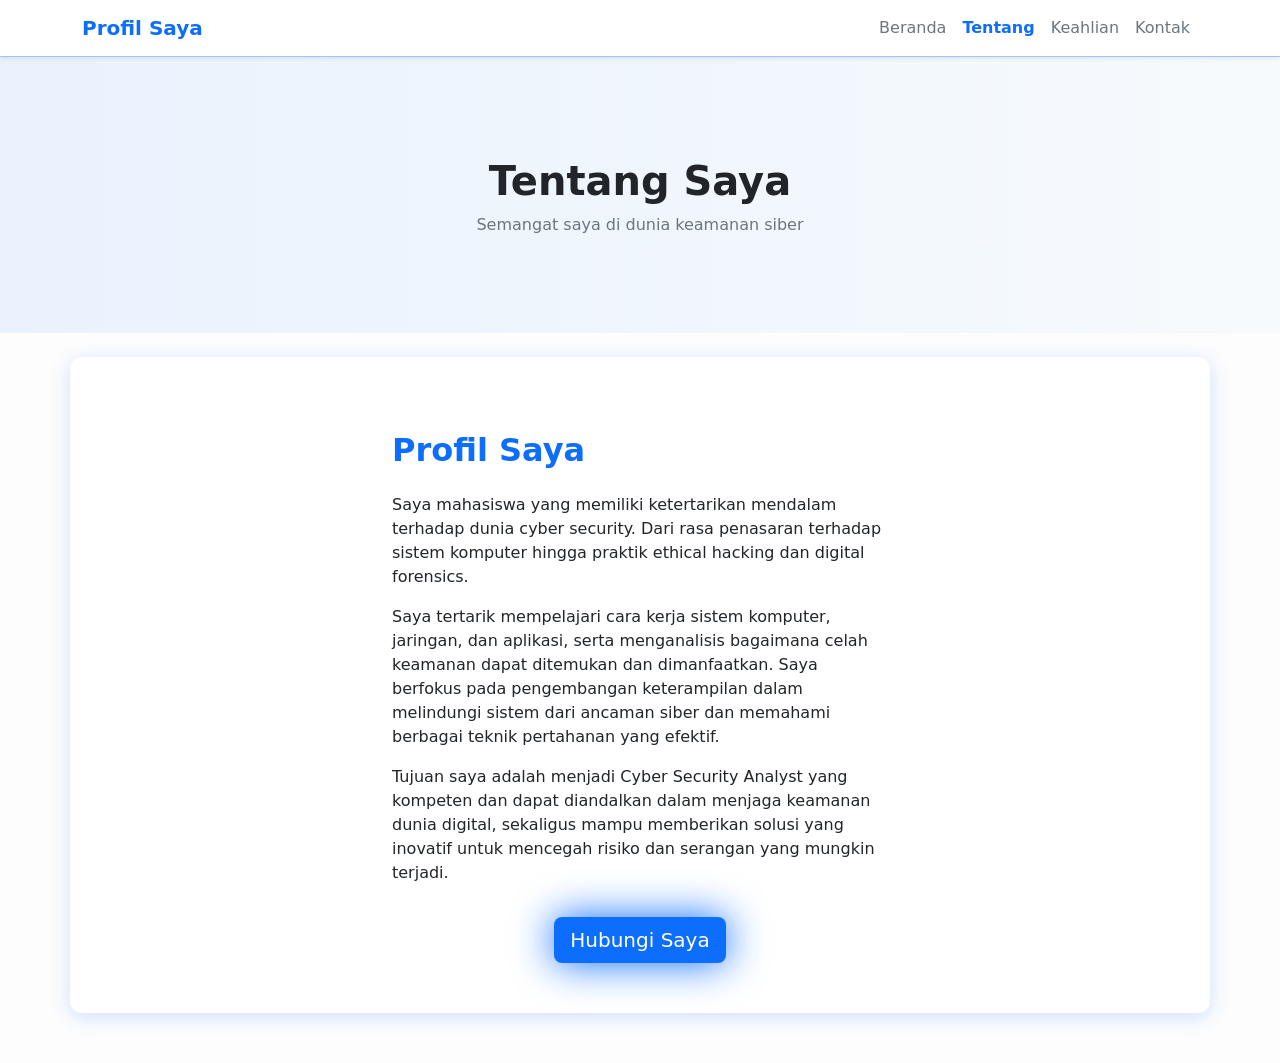
<file: about.html>
<!doctype html>
<html lang="id">
<head>
  <meta charset="utf-8">
  <meta name="viewport" content="width=device-width, initial-scale=1">
  <title>Tentang Saya</title>
  <link href="https://cdn.jsdelivr.net/npm/bootstrap@5.3.2/dist/css/bootstrap.min.css" rel="stylesheet">
  <link rel="stylesheet" href="https://cdnjs.cloudflare.com/ajax/libs/font-awesome/6.4.2/css/all.min.css">
  <link rel="stylesheet" href="style.css">
</head>
<body>

<nav class="navbar navbar-expand-lg navbar-light bg-white shadow-sm sticky-top border-bottom border-primary-subtle">
  <div class="container">
    <a class="navbar-brand fw-bold text-primary" href="index.html">Profil Saya</a>
    <button class="navbar-toggler" type="button" data-bs-toggle="collapse" data-bs-target="#navCollapse">
      <span class="navbar-toggler-icon"></span>
    </button>
    <div class="collapse navbar-collapse" id="navCollapse">
      <ul class="navbar-nav ms-auto">
        <li class="nav-item"><a class="nav-link" href="index.html">Beranda</a></li>
        <li class="nav-item"><a class="nav-link active text-primary" href="about.html">Tentang</a></li>
        <li class="nav-item"><a class="nav-link" href="skills.html">Keahlian</a></li>
        <li class="nav-item"><a class="nav-link" href="contact.html">Kontak</a></li>
      </ul>
    </div>
  </div>
</nav>

<header class="hero-section">
  <div class="container">
    <h1>Tentang Saya</h1>
    <p>Semangat saya di dunia keamanan siber</p>
  </div>
</header>

<section class="container my-5">
  <div class="content-box row g-4 align-items-center justify-content-center">
    <div class="col-md-6">
      <h2 class="fw-bold text-primary mb-4">Profil Saya</h2>
      <p>Saya mahasiswa yang memiliki ketertarikan mendalam terhadap dunia cyber security. Dari rasa penasaran terhadap sistem komputer hingga praktik ethical hacking dan digital forensics.</p>
      <p>Saya tertarik mempelajari cara kerja sistem komputer, jaringan, dan aplikasi, serta menganalisis bagaimana celah keamanan dapat ditemukan dan dimanfaatkan. Saya berfokus pada pengembangan keterampilan dalam melindungi sistem dari ancaman siber dan memahami berbagai teknik pertahanan yang efektif.</p>
      <p>Tujuan saya adalah menjadi Cyber Security Analyst yang kompeten dan dapat diandalkan dalam menjaga keamanan dunia digital, sekaligus mampu memberikan solusi yang inovatif untuk mencegah risiko dan serangan yang mungkin terjadi.</p>
      <div class="text-center"><a href="contact.html" class="btn btn-primary btn-lg mt-3 justify-content-center blue-shadow">Hubungi Saya</a></div>
    </div>
  </div>



<script src="https://cdn.jsdelivr.net/npm/bootstrap@5.3.2/dist/js/bootstrap.bundle.min.js"></script>
</body>
</html>
</file>
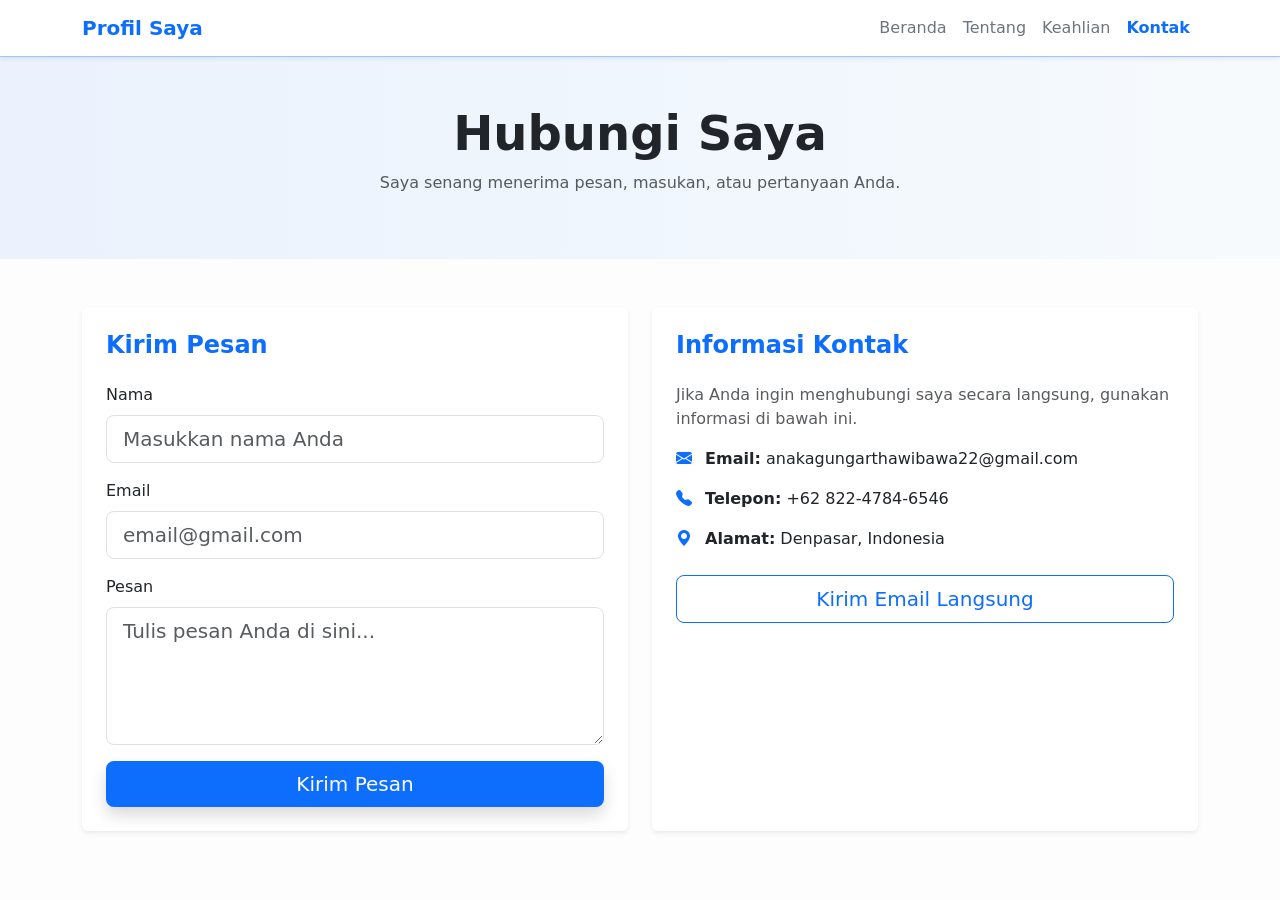
<file: contact.html>
<!doctype html>
<html lang="id">
<head>
  <meta charset="utf-8">
  <meta name="viewport" content="width=device-width, initial-scale=1">
  <title>Kontak</title>
  <link href="https://cdn.jsdelivr.net/npm/bootstrap@5.3.2/dist/css/bootstrap.min.css" rel="stylesheet">
  <link rel="stylesheet" href="style.css">
</head>
<body>

<nav class="navbar navbar-expand-lg navbar-light bg-white shadow-sm sticky-top border-bottom border-primary-subtle">
  <div class="container">
    <a class="navbar-brand fw-bold text-primary" href="index.html">Profil Saya</a>
    <button class="navbar-toggler" type="button" data-bs-toggle="collapse" data-bs-target="#navCollapse">
      <span class="navbar-toggler-icon"></span>
    </button>
    
    <div class="collapse navbar-collapse" id="navCollapse">
      <ul class="navbar-nav ms-auto">
        <li class="nav-item"><a class="nav-link" href="index.html">Beranda</a></li>
        <li class="nav-item"><a class="nav-link" href="about.html">Tentang</a></li>
        <li class="nav-item"><a class="nav-link" href="skills.html">Keahlian</a></li>
        <li class="nav-item"><a class="nav-link active text-primary" href="contact.html">Kontak</a></li>
      </ul>
    </div>
  </div>
</nav>

<header class="hero text-center py-5 mb-5">
  <div class="container">
    <h1 class="fw-bold text-dark display-5">Hubungi Saya</h1>
    <p class="text-muted">Saya senang menerima pesan, masukan, atau pertanyaan Anda.</p>
  </div>
</header>

<section class="container">
  <div class="row g-4">
    <div class="col-lg-6">
      <div class="p-4 rounded shadow-sm bg-white card-hover">
        <h4 class="mb-4 text-primary fw-bold">Kirim Pesan</h4>
        <form>
          <div class="mb-3">
            <label for="name" class="form-label">Nama</label>
            <input type="text" class="form-control form-control-lg" id="name" placeholder="Masukkan nama Anda">
          </div>
          <div class="mb-3">
            <label for="email" class="form-label">Email</label>
            <input type="email" class="form-control form-control-lg" id="email" placeholder="email@gmail.com">
          </div>
          <div class="mb-3">
            <label for="message" class="form-label">Pesan</label>
            <textarea class="form-control form-control-lg" id="message" rows="4" placeholder="Tulis pesan Anda di sini..."></textarea>
          </div>
          <button type="submit" class="btn btn-primary btn-lg w-100 shadow">Kirim Pesan</button>
        </form>
      </div>
    </div>

    <div class="col-lg-6">
      <div class="p-4 rounded shadow-sm bg-white card-hover h-100">
        <h4 class="mb-4 text-primary fw-bold">Informasi Kontak</h4>
        <p class="text-muted mb-3">Jika Anda ingin menghubungi saya secara langsung, gunakan informasi di bawah ini.</p>

        <ul class="list-unstyled">
          <li class="mb-3">
            <i class="bi bi-envelope-fill text-primary me-2"></i>
            <strong>Email:</strong> anakagungarthawibawa22@gmail.com
          </li>
          <li class="mb-3">
            <i class="bi bi-telephone-fill text-primary me-2"></i>
            <strong>Telepon:</strong> +62 822-4784-6546
          </li>
          <li class="mb-3">
            <i class="bi bi-geo-alt-fill text-primary me-2"></i>
            <strong>Alamat:</strong> Denpasar, Indonesia
          </li>
        </ul>

        <div class="mt-4">
          <a href="#" class="btn btn-outline-primary btn-lg w-100">Kirim Email Langsung</a>
        </div>
      </div>
    </div>
  </div>
</section>


<script src="https://cdn.jsdelivr.net/npm/bootstrap@5.3.2/dist/js/bootstrap.bundle.min.js"></script>

<link rel="stylesheet" href="https://cdn.jsdelivr.net/npm/bootstrap-icons@1.11.1/font/bootstrap-icons.css">
</body>
</html>
</file>
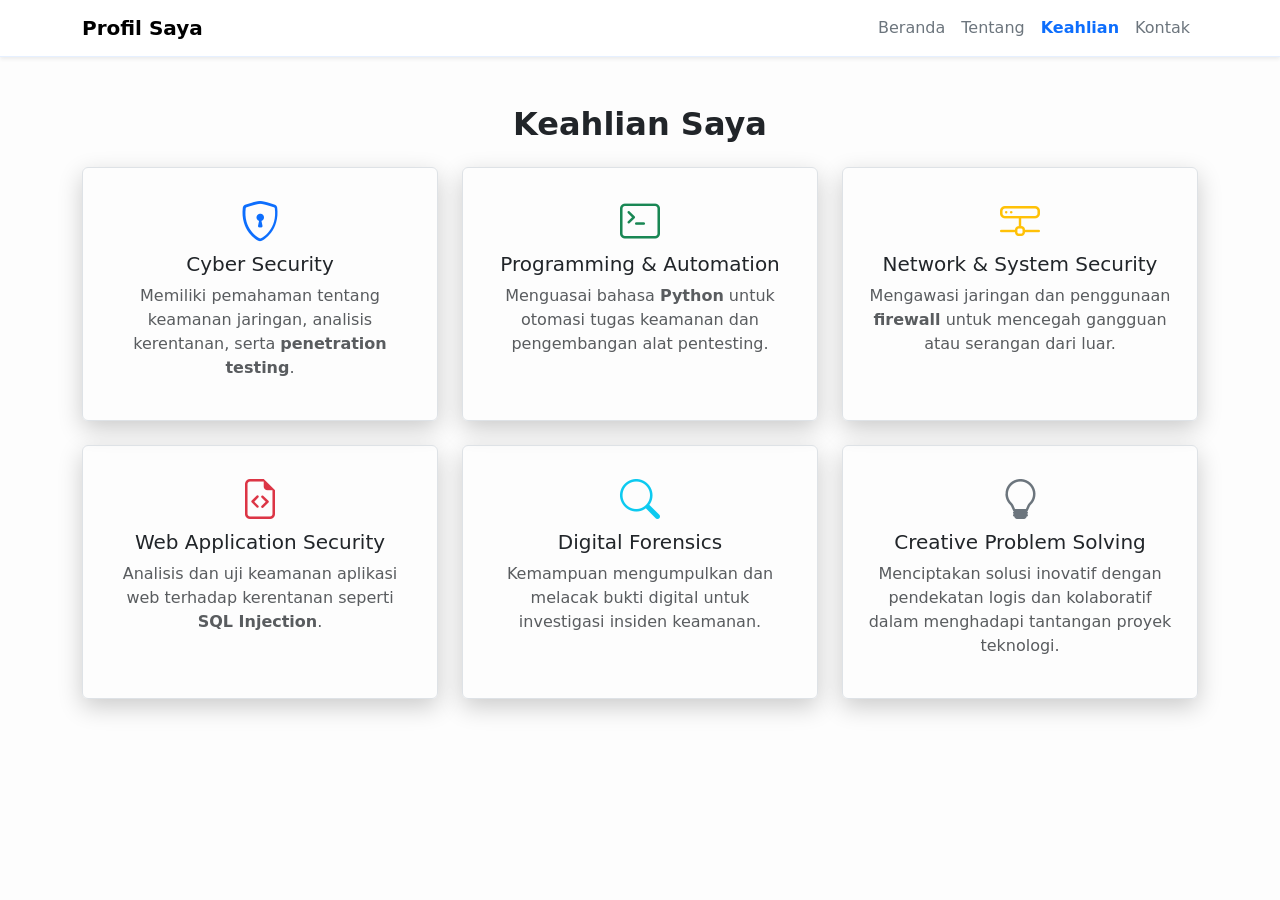
<file: skills.html>
<!doctype html>
<html lang="id">
<head>
  <meta charset="utf-8">
  <meta name="viewport" content="width=device-width, initial-scale=1">
  <title>Keahlian Saya</title>
  <link href="https://cdn.jsdelivr.net/npm/bootstrap@5.3.2/dist/css/bootstrap.min.css" rel="stylesheet">
  <link rel="stylesheet" href="https://cdn.jsdelivr.net/npm/bootstrap-icons@1.11.1/font/bootstrap-icons.css">
  <link rel="stylesheet" href="style.css">
</head>
<body>

<nav class="navbar navbar-expand-lg navbar-light bg-white shadow-sm sticky-top">
  <div class="container">
    <a class="navbar-brand fw-bold" href="index.html">Profil Saya</a>
    <button class="navbar-toggler" type="button" data-bs-toggle="collapse" data-bs-target="#navCollapse">
      <span class="navbar-toggler-icon"></span>
    </button>
    <div class="collapse navbar-collapse" id="navCollapse">
      <ul class="navbar-nav ms-auto">
        <li class="nav-item"><a class="nav-link" href="index.html">Beranda</a></li>
        <li class="nav-item"><a class="nav-link" href="about.html">Tentang</a></li>
        <li class="nav-item"><a class="nav-link active" href="skills.html">Keahlian</a></li>
        <li class="nav-item"><a class="nav-link" href="contact.html">Kontak</a></li>
      </ul>
    </div>
  </div>
</nav>

<section class="py-5 container">
  <h2 class="mb-4 text-center fw-bold">Keahlian Saya</h2>
  <div class="row g-4">
    
    <div class="col-md-4">
      <div class="p-4 border rounded text-center h-100 shadow-lg hover-shadow transition">
         <i class="bi bi-shield-lock fs-1 text-primary mb-3"></i>
        <h5>Cyber Security</h5>
        <p class="text-muted">Memiliki pemahaman tentang keamanan jaringan, analisis kerentanan, serta <strong>penetration testing</strong>.</p>
      </div>
    </div>

    <div class="col-md-4">
      <div class="p-4 border rounded text-center h-100 shadow-lg hover-shadow transition">
        <i class="bi bi-terminal fs-1 text-success mb-3"></i>
        <h5>Programming & Automation</h5>
        <p class="text-muted">Menguasai bahasa <strong>Python</strong> untuk otomasi tugas keamanan dan pengembangan alat pentesting.</p>
      </div>
    </div>

    <div class="col-md-4">
      <div class="p-4 border rounded text-center h-100 shadow-lg hover-shadow transition">
        <i class="bi bi-hdd-network fs-1 text-warning mb-3"></i>
        <h5>Network & System Security</h5>
        <p class="text-muted">Mengawasi jaringan dan penggunaan <strong>firewall</strong> untuk mencegah gangguan atau serangan dari luar.</p>
      </div>
    </div>

    <div class="col-md-4">
      <div class="p-4 border rounded text-center h-100 shadow-lg hover-shadow transition">
        <i class="bi bi-file-earmark-code fs-1 text-danger mb-3"></i>
        <h5>Web Application Security</h5>
        <p class="text-muted">Analisis dan uji keamanan aplikasi web terhadap kerentanan seperti <strong>SQL Injection</strong>.</p>
      </div>
    </div>

    <div class="col-md-4">
      <div class="p-4 border rounded text-center h-100 shadow-lg hover-shadow transition">
        <i class="bi bi-search fs-1 text-info mb-3"></i>
        <h5>Digital Forensics</h5>
        <p class="text-muted">Kemampuan mengumpulkan dan melacak bukti digital untuk investigasi insiden keamanan.</p>
      </div>
    </div>

<div class="col-md-4">
  <div class="p-4 border rounded text-center h-100 shadow-lg blue-hover-shadow transition">
    <i class="bi bi-lightbulb fs-1 text-secondary mb-3"></i>
    <h5>Creative Problem Solving</h5>
    <p class="text-muted">Menciptakan solusi inovatif dengan pendekatan logis dan kolaboratif dalam menghadapi tantangan proyek teknologi.</p>
  </div>
</div>

</section>



<script src="https://cdn.jsdelivr.net/npm/bootstrap@5.3.2/dist/js/bootstrap.bundle.min.js"></script>


</body>
</html>
</file>
<file: style.css>
:root {
  --accent: #0d6efd;
  --muted: #6c757d;
}


body {
  background-color: #fdfdfd;
  font-family: system-ui, -apple-system, 'Segoe UI', Roboto, 'Helvetica Neue', Arial;
  color: #212529;
}


.navbar {
  background: #fff !important;
  border-bottom: 1px solid rgba(13, 110, 253, 0.1);
}

.navbar .nav-link {
  color: var(--muted) !important;
  transition: color 0.2s ease;
}

.navbar .nav-link:hover {
  color: var(--accent) !important;
  color: #d0d0d0 !important;
}

.navbar .nav-link.active {
  color: var(--accent) !important;
  font-weight: 600;
}

.content-box {
  background: white;
  border-radius: 12px;
  padding: 50px;
  box-shadow: 0 8px 25px rgba(0,0,0,0.05);
  margin-bottom: 50px;
  }


.hero, .hero-section {
  background: linear-gradient(90deg, rgba(13, 110, 253, 0.08), rgba(120, 200, 255, 0.05));
  text-align: center;
  padding: 100px 0 80px;
  color: #212529;
}

.hero-section h1, .hero h1 {
  font-weight: 700;
}

.hero-section p, .hero p {
  color: var(--muted);
}

.blue-shadow {
  box-shadow: 0 0 40px rgba(13, 110, 253, 8); 
}


.shadow-lg {
  box-shadow: 0 8px 24px rgba(0, 0, 0, 0.2) !important;
}


.content-box {
  box-shadow: 0 4px 20px rgba(13, 110, 253, 0.2);
}


.btn-primary {
  background-color: var(--accent);
  border: none;
  transition: 0.3s ease;
}

.btn-primary:hover {
  background-color: #0b5ed7;
}


.card-hover:hover {
  transform: translateY(-6px);
  box-shadow: 0 8px 24px rgba(0, 0, 0, 0.08);
}


form input,
form textarea {
  border-radius: 0.5rem;
  border: 1px solid #dee2e6;
}
.card-img-top {
  height: 200px;
  object-fit: cover;
  width: 100%;
}

footer {
  background: #0f1724;
  color: #fff;
}


@media (min-width: 1200px) {
  .hero img {
    height: 250px;
  }
}
</file>
